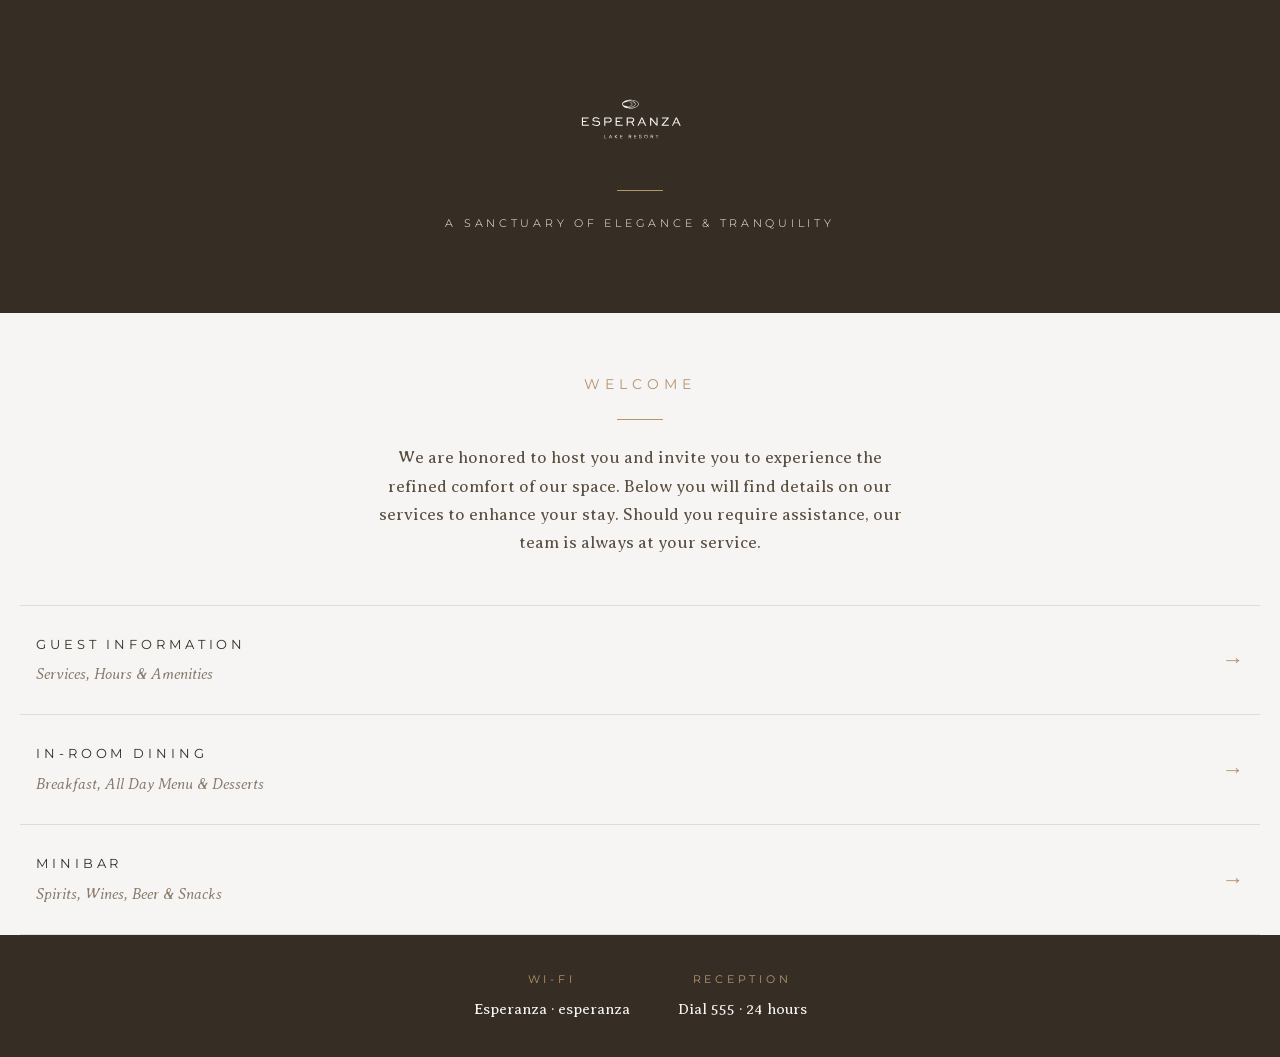
<file: index.html>
<!DOCTYPE html>
<html lang="en">
<head>
    <meta charset="UTF-8">
    <meta name="viewport" content="width=device-width, initial-scale=1">
    <title>Esperanza Lake Resort - Guest Directory</title>
    <link rel="preconnect" href="https://fonts.googleapis.com">
    <link rel="preconnect" href="https://fonts.gstatic.com" crossorigin>
    <link href="https://fonts.googleapis.com/css2?family=Averia+Serif+Libre:wght@300;400;400i&amp;family=Montserrat:wght@200;300;400;500&amp;display=swap" rel="stylesheet">
    <link rel="stylesheet" href="assets/css/style.css">
</head>
<body>
    <!-- ==== HERO SECTION ask Arman for a video or nice images ==== -->
    <header class="hero">
        <img src="assets/images/logo-light.svg" alt="Esperanza Lake Resort">
        <hr class="divider">
        <p class="tagline">A sanctuary of elegance &amp; tranquility</p>
    </header>

    <main>

        <!-- ==== I would say change text. Make it more alluring, less GPT === -->
        <section class="welcome">
            <p class="eyebrow">Welcome</p>
            <hr class="divider">
            <p class="body-text">We are honored to host you and invite you to experience the refined comfort of our space. Below you will find details on our services to enhance your stay. Should you require assistance, our team is always at your service.</p>
        </section>

        <nav class="menu">
            <a class="menu-row" href="guest-info.html">
                <div class="menu-row-text">
                 <span class="menu-title">Guest Information</span>
                 <span class="menu-subtitle">Services, Hours &amp; Amenities</span>
                </div>
            </a>
            <a class="menu-row" href="dining.html">
                <div class="menu-row-text">
                 <span class="menu-title">In-Room Dining</span>
                 <span class="menu-subtitle">Breakfast, All Day Menu &amp; Desserts</span>
                </div>
            </a>
            <a class="menu-row" href="minibar.html">
                <div class="menu-row-text">
                 <span class="menu-title">Minibar</span>
                 <span class="menu-subtitle">Spirits, Wines, Beer &amp; Snacks</span>
                </div>
            </a>
        </nav>

    </main>

    <!-- ==== Where is A & C from in PDF? they are just broken phone icons? Ask Arman ==== -->
    <footer class="info-strip">
        <div class="info-item">
            <span class="info-label">Wi-Fi</span>
            <span class="info-value">Esperanza · esperanza</span>
        </div>
        <div class="info-item">
            <span class="info-label">Reception</span>
            <span class="info-value">Dial 555 · 24 hours</span>
        </div>
    </footer>

</body>
</html>
</file>
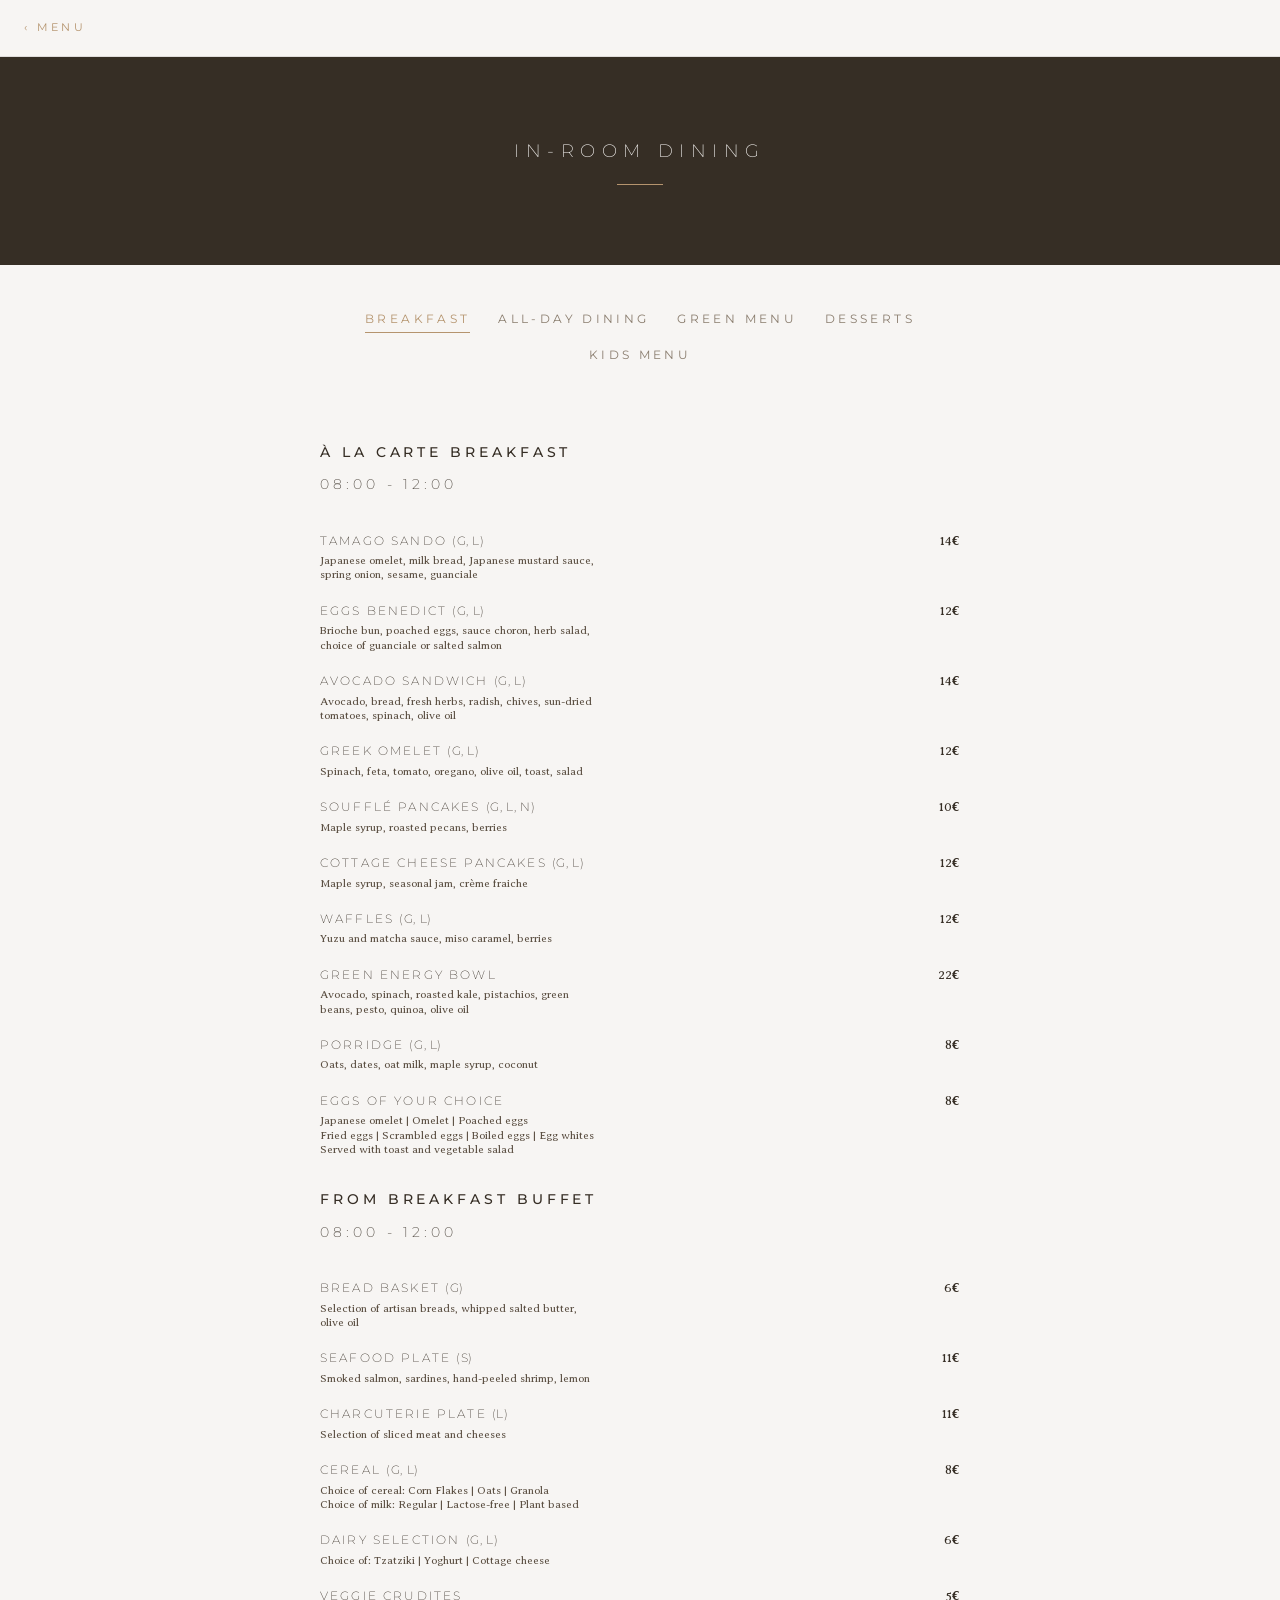
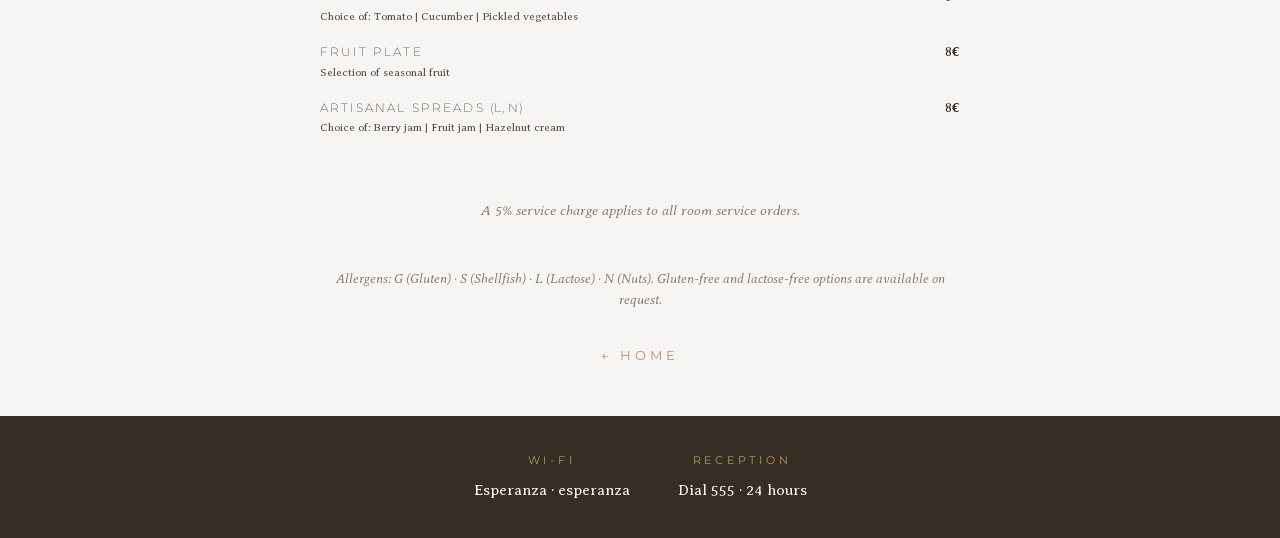
<file: dining.html>
<!DOCTYPE html>
<html lang="en">
    <head>
        <meta charset="UTF-8">
        <meta name="viewport" content="width=device-width, initial-scale=1">
        <title>In-Room Dining - Esperanza Lake Resort</title>
        <link rel="preconnect" href="https://fonts.googleapis.com">
        <link rel="preconnect" href="https://fonts.gstatic.com" crossorigin>
        <link href="https://fonts.googleapis.com/css2?family=Averia+Serif+Libre:wght@300;400;400i&amp;family=Montserrat:wght@200;300;400;500&amp;display=swap" rel="stylesheet">
        <link rel="stylesheet" href="assets/css/style.css">
    </head>
    <body>

        <!-- === TOPBAR === -->
         <header class="topbar">
            <a class="topbar-back" href="index.html">&lsaquo; Menu</a>
         </header>

         <!-- === PAGE BANNER === -->
          <section class="page-banner">
            <h1 class="page-banner-title">In-Room Dining</h1>
            <hr class="divider">
          </section>

         <main>

            <!-- === CHIP NAV === -->
             <nav class="chips" aria-label="Menu categories">
                <button type="button" class="chip active" data-target="breakfast">Breakfast</button>
                <button type="button" class="chip" data-target="allday">All-Day Dining</button>
                <button type="button" class="chip" data-target="green">Green Menu</button>
                <button type="button" class="chip" data-target="desserts">Desserts</button>
                <button type="button" class="chip" data-target="kids">Kids Menu</button>
             </nav>
             


             <!-- === MENU SECTIONS === -->
              <section id="breakfast" class="menu-section active">
                <!-- === BRF MENU HERE == -->
                 <h3>À la carte breakfast</h3>
                 <p class="menu-time">08:00 - 12:00</p>
                 <ul class="menu-list">
                  <li class="menu-item">
                    <div class="menu-item_row">
                      <span class="menu-item_name">Tamago Sando
                        <span class="menu-item_allergen">(G, L)</span>
                      </span>
                      <span class="menu-item_price-slot">
                        <span class="price">14€</span>
                      </span>
                    </div>
                    <p class="menu-item_desc">Japanese omelet, milk bread, Japanese mustard sauce, spring onion, sesame, guanciale</p>
                  </li>

                  <li class="menu-item">
                    <div class="menu-item_row">
                      <span class="menu-item_name">Eggs Benedict
                        <span class="menu-item_allergen">(G, L)</span>
                      </span>
                      <span class="menu-item_price-slot">
                        <span class="price">12€</span>
                      </span>
                    </div>
                    <p class="menu-item_desc">Brioche bun, poached eggs, sauce choron, herb salad, choice of guanciale or salted salmon</p>
                  </li>

                  <li class="menu-item">
                    <div class="menu-item_row">
                      <span class="menu-item_name">Avocado Sandwich
                        <span class="menu-item_allergen">(G, L)</span>
                      </span>
                      <span class="menu-item_price-slot">
                        <span class="price">14€</span>
                      </span>
                    </div>
                    <p class="menu-item_desc">Avocado, bread, fresh herbs, radish, chives, sun-dried tomatoes, spinach, olive oil</p>
                  </li>

                  <li class="menu-item">
                    <div class="menu-item_row">
                      <span class="menu-item_name">Greek Omelet
                        <span class="menu-item_allergen">(G, L)</span>
                      </span>
                      <span class="menu-item_price-slot">
                        <span class="price">12€</span>
                      </span>
                    </div>
                    <p class="menu-item_desc">Spinach, feta, tomato, oregano, olive oil, toast, salad</p>
                  </li>

                  <li class="menu-item">
                    <div class="menu-item_row">
                      <span class="menu-item_name">Soufflé Pancakes 
                        <span class="menu-item_allergen">(G, L, N)</span>
                      </span>
                      <span class="menu-item_price-slot">
                        <span class="price">10€</span>
                      </span>
                    </div>
                    <p class="menu-item_desc">Maple syrup, roasted pecans, berries</p>
                  </li>

                  <li class="menu-item">
                    <div class="menu-item_row">
                      <span class="menu-item_name">Cottage Cheese Pancakes 
                        <span class="menu-item_allergen">(G, L)</span>
                      </span>
                      <span class="menu-item_price-slot">
                        <span class="price">12€</span>
                      </span>
                    </div>
                    <p class="menu-item_desc">Maple syrup, seasonal jam, crème fraiche</p>
                  </li>

                  <li class="menu-item">
                    <div class="menu-item_row">
                      <span class="menu-item_name">Waffles
                        <span class="menu-item_allergen">(G, L)</span>
                      </span>
                      <span class="menu-item_price-slot">
                        <span class="price">12€</span>
                      </span>
                    </div>
                    <p class="menu-item_desc">Yuzu and matcha sauce, miso caramel, berries</p>
                  </li>

                  <li class="menu-item">
                    <div class="menu-item_row">
                      <span class="menu-item_name">Green Energy Bowl</span>
                      <span class="menu-item_price-slot">
                        <span class="price">22€</span>
                      </span>
                    </div>
                    <p class="menu-item_desc">Avocado, spinach, roasted kale, pistachios, green beans, pesto, quinoa, olive oil</p>
                  </li>

                  <li class="menu-item">
                    <div class="menu-item_row">
                      <span class="menu-item_name">Porridge
                        <span class="menu-item_allergen">(G, L)</span>
                      </span>
                      <span class="menu-item_price-slot">
                        <span class="price">8€</span>
                      </span>
                    </div>
                    <p class="menu-item_desc">Oats, dates, oat milk, maple syrup, coconut</p>
                  </li>

                  <li class="menu-item">
                    <div class="menu-item_row">
                      <span class="menu-item_name">Eggs of your choice</span>
                      <span class="menu-item_price-slot">
                        <span class="price">8€</span>
                      </span>
                    </div>
                    <p class="menu-item_desc">Japanese omelet | Omelet | Poached eggs<br> 
                      Fried eggs | Scrambled eggs | Boiled eggs | Egg whites<br>
                      Served with toast and vegetable salad</p>
                  </li>
                </ul>

                  <h3>From breakfast buffet</h3>
                  <p class="menu-time">08:00 - 12:00</p>
                  <ul class="menu-list">
                  <li class="menu-item">
                    <div class="menu-item_row">
                      <span class="menu-item_name">Bread basket
                        <span class="menu-item_allergen">(G)</span>
                      </span>
                      <span class="menu-item_price-slot">
                        <span class="price">6€</span>
                      </span>
                    </div>
                    <p class="menu-item_desc">Selection of artisan breads, whipped salted butter, olive oil</p>
                  </li>

                  <li class="menu-item">
                    <div class="menu-item_row">
                      <span class="menu-item_name">Seafood plate
                        <span class="menu-item_allergen">(S)</span>
                      </span>
                      <span class="menu-item_price-slot">
                        <span class="price">11€</span>
                      </span>
                    </div>
                    <p class="menu-item_desc">Smoked salmon, sardines, hand-peeled shrimp, lemon</p>
                  </li>

                  <li class="menu-item">
                    <div class="menu-item_row">
                      <span class="menu-item_name">Charcuterie plate
                        <span class="menu-item_allergen">(L)</span>
                      </span>
                      <span class="menu-item_price-slot">
                        <span class="price">11€</span>
                      </span>
                    </div>
                    <p class="menu-item_desc">Selection of sliced meat and cheeses</p>
                  </li>

                  <li class="menu-item">
                    <div class="menu-item_row">
                      <span class="menu-item_name">Cereal
                        <span class="menu-item_allergen">(G, L)</span>
                      </span>
                      <span class="menu-item_price-slot">
                        <span class="price">8€</span>
                      </span>
                    </div>
                    <p class="menu-item_desc">Choice of cereal: Corn Flakes | Oats | Granola<br>
                    Choice of milk: Regular | Lactose-free | Plant based</p>
                  </li>

                  <li class="menu-item">
                    <div class="menu-item_row">
                      <span class="menu-item_name">Dairy selection
                        <span class="menu-item_allergen">(G, L)</span>
                      </span>
                      <span class="menu-item_price-slot">
                        <span class="price">6€</span>
                      </span>
                    </div>
                    <p class="menu-item_desc">Choice of: Tzatziki | Yoghurt | Cottage cheese</p>
                  </li>

                  <li class="menu-item">
                    <div class="menu-item_row">
                      <span class="menu-item_name">Veggie crudites</span>
                      <span class="menu-item_price-slot">
                        <span class="price">5€</span>
                      </span>
                    </div>
                    <p class="menu-item_desc">Choice of: Tomato | Cucumber | Pickled vegetables</p>
                  </li>

                  <li class="menu-item">
                    <div class="menu-item_row">
                      <span class="menu-item_name">Fruit plate</span>
                      <span class="menu-item_price-slot">
                        <span class="price">8€</span>
                      </span>
                    </div>
                    <p class="menu-item_desc">Selection of seasonal fruit</p>
                  </li>

                  <li class="menu-item">
                    <div class="menu-item_row">
                      <span class="menu-item_name">Artisanal spreads
                        <span class="menu-item_allergen">(L, N)</span>
                      </span>
                      <span class="menu-item_price-slot">
                        <span class="price">8€</span>
                      </span>
                    </div>
                    <p class="menu-item_desc">Choice of: Berry jam | Fruit jam | Hazelnut cream</p>
                  </li>
                </ul>
              </section>

              <section id="allday" class="menu-section">
                <!-- == A LA CARTE HERE == -->
                <h3>All day dining</h3>
                 <p class="menu-time">12:30 - 23:00</p>
                <h3>Starters</h3>
                 <ul class="menu-list">
                  <li class="menu-item">
                    <div class="menu-item_row">
                      <span class="menu-item_name">Pita bread
                        <span class="menu-item_allergen">(G)</span>
                      </span>
                      <span class="menu-item_price-slot">
                        <span class="price">6€</span>
                      </span>
                    </div>
                    <p class="menu-item_desc">Grilled pita bread, olive oil, oregano, sea salt</p>
                  </li>

                  <li class="menu-item">
                    <div class="menu-item_row">
                      <span class="menu-item_name">Taramas Spread
                        <span class="menu-item_allergen">(G, L)</span>
                      </span>
                      <span class="menu-item_price-slot">
                        <span class="price">8€</span>
                      </span>
                    </div>
                    <p class="menu-item_desc">Cod roe, lemon Karistino, shallots</p>
                  </li>

                  <li class="menu-item">
                    <div class="menu-item_row">
                      <span class="menu-item_name">Tzatziki Spread
                        <span class="menu-item_allergen">(L)</span>
                      </span>
                      <span class="menu-item_price-slot">
                        <span class="price">8€</span>
                      </span>
                    </div>
                    <p class="menu-item_desc">Greek yogurt, cucumber, olive oil, herb aroma powder</p>
                  </li>

                  <li class="menu-item">
                    <div class="menu-item_row">
                      <span class="menu-item_name">Kolokythokeftedes
                        <span class="menu-item_allergen">(G,L)</span>
                      </span>
                      <span class="menu-item_price-slot">
                        <span class="price">15€</span>
                      </span>
                    </div>
                    <p class="menu-item_desc">Zucchini, peppermint, feta cheese, yoghurt, onion, lime</p>
                  </li>

                  <li class="menu-item">
                    <div class="menu-item_row">
                      <span class="menu-item_name">Charcuterie platter
                        <span class="menu-item_allergen">(G, L)</span>
                      </span>
                      <span class="menu-item_price-slot">
                        <span class="price">18€</span>
                      </span>
                    </div>
                    <p class="menu-item_desc">Selection of deli meats and cheese, spread, pickles</p>
                  </li>

                  <li class="menu-item">
                    <div class="menu-item_row">
                      <span class="menu-item_name">Beef carpaccio</span>
                      <span class="menu-item_price-slot">
                        <span class="price">25€</span>
                      </span>
                    </div>
                    <p class="menu-item_desc">Pickled shallot, whole grain mustard, olive oil</p>
                  </li>
                </ul>

                <h3>Soups</h3>
                <ul class="menu-list">
                  <li class="menu-item">
                    <div class="menu-item_row">
                      <span class="menu-item_name">Lentil Soup
                        <span class="menu-item_allergen">(G)</span>
                      </span>
                      <span class="menu-item_price-slot">
                        <span class="price">12€</span>
                      </span>
                    </div>
                    <p class="menu-item_desc">Veggie broth, coconut milk, lentils, herbs</p>
                  </li>

                  <li class="menu-item">
                    <div class="menu-item_row">
                      <span class="menu-item_name">Soup of the Day</span>
                      <span class="menu-item_price-slot">
                        <span class="price">15€</span>
                      </span>
                    </div>
                    <p class="menu-item_desc">Please ask your waiter</p>
                  </li>
                </ul>

                <h3>Salads</h3>
                <ul class="menu-list">
                  <li class="menu-item">
                    <div class="menu-item_row">
                      <span class="menu-item_name">Greek Salad
                        <span class="menu-item_allergen">(G, L)</span>
                      </span>
                      <span class="menu-item_price-slot">
                        <span class="price">22€</span>
                      </span>
                    </div>
                    <p class="menu-item_desc">Tomato, olives, red onion, cucumber, oregano, feta</p>
                  </li>

                  <li class="menu-item">
                    <div class="menu-item_row">
                      <span class="menu-item_name">Green Salad
                        <span class="menu-item_allergen">(L)</span>
                      </span>
                      <span class="menu-item_price-slot">
                        <span class="price">17€</span>
                      </span>
                    </div>
                    <p class="menu-item_desc">Pickled grapes, galotyri, bergamot vinegar, sesame pasteli</p>
                  </li>
                </ul>
                
                <h3>Mains</h3>
                <ul class="menu-list">
                  <li class="menu-item">
                    <div class="menu-item_row">
                      <span class="menu-item_name">Seafood Pasta
                        <span class="menu-item_allergen">(G, S)</span>
                      </span>
                      <span class="menu-item_price-slot">
                        <span class="price">48€</span>
                      </span>
                    </div>
                    <p class="menu-item_desc">Linguine, razor clams, citrus sauce, olive oil</p>
                  </li>

                  <li class="menu-item">
                    <div class="menu-item_row">
                      <span class="menu-item_name">Lobster Orzo
                        <span class="menu-item_allergen">(G, S)</span>
                      </span>
                      <span class="menu-item_price-slot">
                        <span class="price">58€</span>
                      </span>
                    </div>
                    <p class="menu-item_desc">Orzo pasta, grilled cherry tomato, basil, smoke broth</p>
                  </li>

                  <li class="menu-item">
                    <div class="menu-item_row">
                      <span class="menu-item_name">Grilled Rooster
                        <span class="menu-item_allergen">(L)</span>
                      </span>
                      <span class="menu-item_price-slot">
                        <span class="price">42€</span>
                      </span>
                    </div>
                    <p class="menu-item_desc">Grilled seasonal vegetables, chicken jus, dried oregano</p>
                  </li>

                  <li class="menu-item">
                    <div class="menu-item_row">
                      <span class="menu-item_name">Lamb kebab
                        <span class="menu-item_allergen">(G, L)</span>
                      </span>
                      <span class="menu-item_price-slot">
                        <span class="price">42€</span>
                      </span>
                    </div>
                    <p class="menu-item_desc">Sumac, confit tomato, Greek yoghurt, grilled pita</p>
                  </li>

                  <li class="menu-item">
                    <div class="menu-item_row">
                      <span class="menu-item_name">Filet Mignon 180 g</span>
                      <span class="menu-item_price-slot">
                        <span class="price">56€</span>
                      </span>
                    </div>
                    <p class="menu-item_desc">Grain finished tenderloin steak</p>
                  </li>

                  <li class="menu-item">
                    <div class="menu-item_row">
                      <span class="menu-item_name">Beef Striploin 250 g</span>
                      <span class="menu-item_price-slot">
                        <span class="price">78€</span>
                      </span>
                    </div>
                    <p class="menu-item_desc">Miguel Vergara dry-aged beef striploin steak</p>
                  </li>

                  <li class="menu-item">
                    <div class="menu-item_row">
                      <span class="menu-item_name">Steak Sauces</span>
                      <span class="menu-item_price-slot">
                        <span class="price">78€</span>
                      </span>
                    </div>
                    <p class="menu-item_desc">Lemon-herb butter | Salsa verde | Capers-pepper sauce</p>
                  </li>
                </ul>

                <h3>Side Dishes</h3>
                <ul class="menu-list">
                  <li class="menu-item">
                    <div class="menu-item_row">
                      <span class="menu-item_name">Jasmine Rice</span>
                      <span class="menu-item_price-slot">
                        <span class="price">7€</span>
                      </span>
                    </div>
                  </li>

                  <li class="menu-item">
                    <div class="menu-item_row">
                      <span class="menu-item_name">Orzo</span>
                      <span class="menu-item_price-slot">
                        <span class="price">8€</span>
                      </span>
                    </div>
                  </li>

                  <li class="menu-item">
                    <div class="menu-item_row">
                      <span class="menu-item_name">Padron Peppers
                        <span class="menu-item_allergen">(L)</span>
                      </span>
                      <span class="menu-item_price-slot">
                        <span class="price">9€</span>
                      </span>
                    </div>
                  </li>

                  <li class="menu-item">
                    <div class="menu-item_row">
                      <span class="menu-item_name">Roasted Seasonal Vegetables
                        <span class="menu-item_allergen">(L)</span>
                      </span>
                      <span class="menu-item_price-slot">
                        <span class="price">8€</span>
                      </span>
                    </div>
                  </li>

                  <li class="menu-item">
                    <div class="menu-item_row">
                      <span class="menu-item_name">Confit Baby Potatoes
                        <span class="menu-item_allergen">(L)</span>
                      </span>
                      <span class="menu-item_price-slot">
                        <span class="price">8€</span>
                      </span>
                    </div>
                  </li>

                  <li class="menu-item">
                    <div class="menu-item_row">
                      <span class="menu-item_name">French Fries With Mizithra Cheese
                        <span class="menu-item_allergen">(L)</span>
                      </span>
                      <span class="menu-item_price-slot">
                        <span class="price">6€</span>
                      </span>
                    </div>
                  </li>
                </ul>
              </section>

              <section id="green" class="menu-section">
                <!-- == GREEN MENU HERE == -->
                <h3>Green Menu</h3>
                 <ul class="menu-list">
                  <li class="menu-item">
                    <div class="menu-item_row">
                      <span class="menu-item_name">Sweet Potato Vitality Bowl</span>
                      <span class="menu-item_price-slot">
                        <span class="price">12€</span>
                      </span>
                    </div>
                    <p class="menu-item_desc">Roasted sweet potato, pomegranate, rucola, jalapeño, apple vinaigrette<br>
                      Rich in fiber &amp; antioxidants</p>
                  </li>

                  <li class="menu-item">
                    <div class="menu-item_row">
                      <span class="menu-item_name">Beetroot Renewal Carpaccio</span>
                      <span class="menu-item_price-slot">
                        <span class="price">12€</span>
                      </span>
                    </div>
                    <p class="menu-item_desc">Beetroot, pecans, red grapes, hazelnuts, cold-pressed olive oil, shallots<br>
                      Supports circulation &amp; natural detox</p>
                  </li>

                  <li class="menu-item">
                    <div class="menu-item_row">
                      <span class="menu-item_name">White Asparagus Cleanse</span>
                      <span class="menu-item_price-slot">
                        <span class="price">12€</span>
                      </span>
                    </div>
                    <p class="menu-item_desc">White asparagus, truffle macadamia miso, pecans, black garlic, green peas<br>
                      Gentle liver-supporting ingredients</p>
                  </li>

                  <li class="menu-item">
                    <div class="menu-item_row">
                      <span class="menu-item_name">Chargrilled Pepper Balance</span>
                      <span class="menu-item_price-slot">
                        <span class="price">15€</span>
                      </span>
                    </div>
                    <p class="menu-item_desc">Red pepper stuffed with eggplant, olives, buckwheat, tomato BBQ, dukkha<br>
                      Plant-based protein & mineral rich</p>
                  </li>

                  <li class="menu-item">
                    <div class="menu-item_row">
                      <span class="menu-item_name">Green Energy Bowl</span>
                      <span class="menu-item_price-slot">
                        <span class="price">22€</span>
                      </span>
                    </div>
                    <p class="menu-item_desc">Avocado, spinach, roasted kale, pistachios, green beans, pesto, quinoa, olive oil<br>
                      Alkalizing &amp; nutrient-dense</p>
                  </li>

                  <li class="menu-item">
                    <div class="menu-item_row">
                      <span class="menu-item_name">Wok-Tossed Chickpeas</span>
                      <span class="menu-item_price-slot">
                        <span class="price">22€</span>
                      </span>
                    </div>
                    <p class="menu-item_desc">Curry chickpeas, broccolini, tomato pesto, shimeji mushrooms<br>
                      High in plant protein &amp; gut-friendly spices</p>
                  </li>

                  <li class="menu-item">
                    <div class="menu-item_row">
                      <span class="menu-item_name">Portobello Plant Burger</span>
                      <span class="menu-item_price-slot">
                        <span class="price">18€</span>
                      </span>
                    </div>
                    <p class="menu-item_desc">Grilled portobello, chickpea patty, vegan cheese, jalapeño, plantain, cashew mayo, chicory<br>
                      Wholesome comfort with clean ingredients</p>
                  </li>
                </ul>
              </section>

              <section id="desserts" class="menu-section">
                <!-- == DESSERT MENU HERE == -->
                <h3>Desserts</h3>
                 <ul class="menu-list">
                  <li class="menu-item">
                    <div class="menu-item_row">
                      <span class="menu-item_name">Portokalopita
                        <span class="menu-item_allergen">(G, L)</span>
                      </span>
                      <span class="menu-item_price-slot">
                        <span class="price">14€</span>
                      </span>
                    </div>
                    <p class="menu-item_desc">Orange, caramelized phyllo, olive oil ice cream</p>
                  </li>

                  <li class="menu-item">
                    <div class="menu-item_row">
                      <span class="menu-item_name">Karydopita
                        <span class="menu-item_allergen">(G, L, N)</span>
                      </span>
                      <span class="menu-item_price-slot">
                        <span class="price">14€</span>
                      </span>
                    </div>
                    <p class="menu-item_desc">Cinnamon cream, star anise, Greek yoghurt ice cream</p>
                  </li>

                  <li class="menu-item">
                    <div class="menu-item_row">
                      <span class="menu-item_name">Galaktompoureko
                        <span class="menu-item_allergen">(G, L)</span>
                      </span>
                      <span class="menu-item_price-slot">
                        <span class="price">11€</span>
                      </span>
                    </div>
                    <p class="menu-item_desc">Almond crumble, lemon confit, beurre noisette ice cream</p>
                  </li>

                  <li class="menu-item">
                    <div class="menu-item_row">
                      <span class="menu-item_name">Yoghurt and Pecan Nuts
                        <span class="menu-item_allergen">(L, N)</span>
                      </span>
                      <span class="menu-item_price-slot">
                        <span class="price">12€</span>
                      </span>
                    </div>
                    <p class="menu-item_desc">Caramelized pecan nuts, thyme honey, Greek yoghurt ice cream</p>
                  </li>
                </ul>
              </section>

              <section id="kids" class="menu-section">
                <!-- == KIDS MENU HERE == -->
                <h3>Kids Menu</h3>
                 <ul class="menu-list">
                  <li class="menu-item">
                    <div class="menu-item_row">
                      <span class="menu-item_name">Soup</span>
                      <span class="menu-item_price-slot">
                        <span class="price">8€</span>
                      </span>
                    </div>
                    <p class="menu-item_desc">Chicken broth, pasta, lemon</p>
                  </li>

                  <li class="menu-item">
                    <div class="menu-item_row">
                      <span class="menu-item_name">Pita Bread
                        <span class="menu-item_allergen">(G)</span>
                      </span>
                      <span class="menu-item_price-slot">
                        <span class="price">6€</span>
                      </span>
                    </div>
                    <p class="menu-item_desc">Grilled pita bread, olive oil, oregano, sea salt</p>
                  </li>

                  <li class="menu-item">
                    <div class="menu-item_row">
                      <span class="menu-item_name">Vegetable Crudites
                        <span class="menu-item_allergen">(G)</span>
                      </span>
                      <span class="menu-item_price-slot">
                        <span class="price">6€</span>
                      </span>
                    </div>
                    <p class="menu-item_desc">Cucumber, carrot, peppers, yoghurt dipping sauce</p>
                  </li>

                  <li class="menu-item">
                    <div class="menu-item_row">
                      <span class="menu-item_name">Butter Pasta
                        <span class="menu-item_allergen">(G, L)</span>
                      </span>
                      <span class="menu-item_price-slot">
                        <span class="price">16€</span>
                      </span>
                    </div>
                    <p class="menu-item_desc">Linguine, butter sauce, Parmigiano Reggiano</p>
                  </li>

                  <li class="menu-item">
                    <div class="menu-item_row">
                      <span class="menu-item_name">Chicken Schnitzel
                        <span class="menu-item_allergen">(G)</span>
                      </span>
                      <span class="menu-item_price-slot">
                        <span class="price">18€</span>
                      </span>
                    </div>
                    <p class="menu-item_desc">French fries, ketchup, fleur de sal</p>
                  </li>

                  <li class="menu-item">
                    <div class="menu-item_row">
                      <span class="menu-item_name">Smash Burger
                        <span class="menu-item_allergen">(G, L)</span>
                      </span>
                      <span class="menu-item_price-slot">
                        <span class="price">18€</span>
                      </span>
                    </div>
                    <p class="menu-item_desc">Beef, cheddar cheese, pickles, fries</p>
                  </li>

                  <li class="menu-item">
                    <div class="menu-item_row">
                      <span class="menu-item_name">Fruit Bowl</span>
                      <span class="menu-item_price-slot">
                        <span class="price">18€</span>
                      </span>
                    </div>
                    <p class="menu-item_desc">Seasonal Fruit</p>
                  </li>
                </ul>
              </section>

               <p class="page-note">A 5% service charge applies to all room service orders.</p>

              <!-- === ALLERGEN LEGEND === -->
               <p class="allergen-legend">Allergens: G (Gluten) · S (Shellfish) · L (Lactose) · N (Nuts). Gluten-free and lactose-free options are available on request.</p>

            </main>

            <!-- === BACK LINK === -->
             <nav class="back-nav">
                <a class="back-link" href="index.html">← Home</a>
             </nav>

             <!-- === FOOTER === -->
              <footer class="info-strip">
                <div class="info-item">
                    <span class="info-label">Wi-Fi</span>
                    <span class="info-value">Esperanza · esperanza</span>
                </div>
                <div class="info-item">
                    <span class="info-label">Reception</span>
                    <span class="info-value">Dial 555 · 24 hours</span>
                </div>
            </footer>

            <script src="assets/js/chips.js"></script>
        </body>
        </html>
</file>
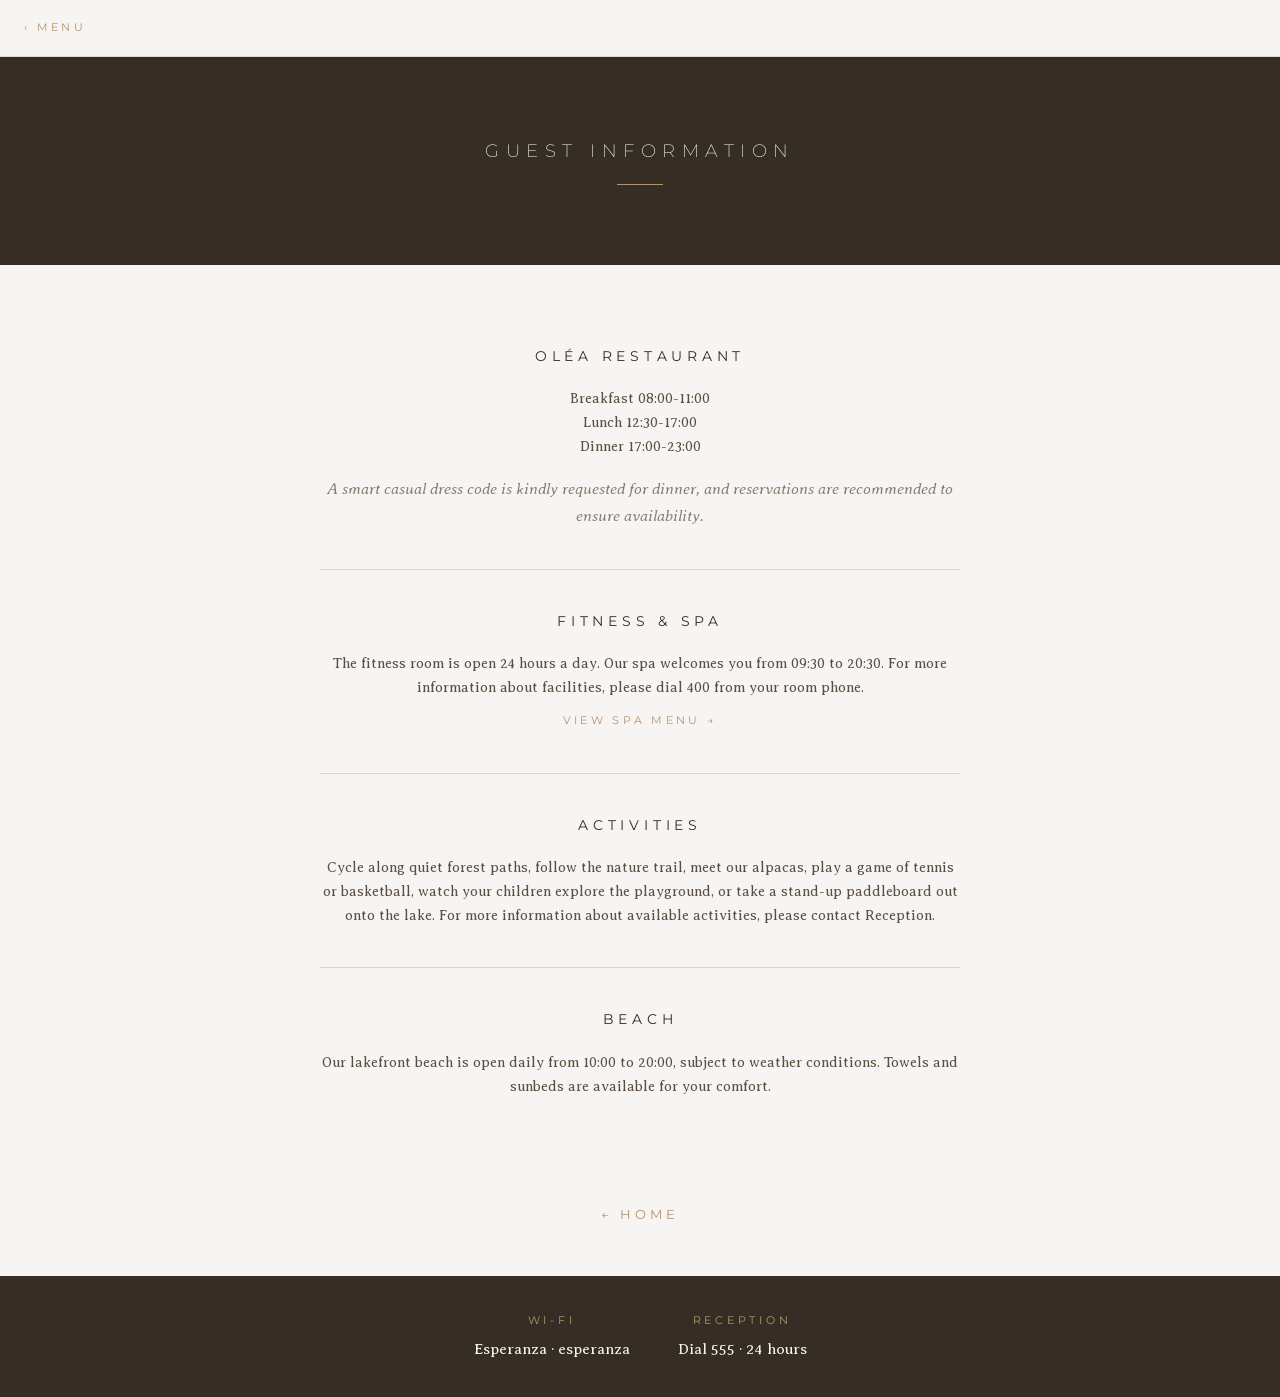
<file: guest-info.html>
<!DOCTYPE html>
<html lang="en">
<head>
    <meta charset="UTF-8">
    <meta name="viewport" content="width=device-width, initial-scale=1">
    <title>Guest Information - Esperanza Lake Resort</title>
    <link rel="preconnect" href="https://fonts.googleapis.com">
    <link rel="preconnect" href="https://fonts.gstatic.com" crossorigin>
    <link href="https://fonts.googleapis.com/css2?family=Averia+Serif+Libre:wght@300;400;400i&amp;family=Montserrat:wght@200;300;400;500&amp;display=swap" rel="stylesheet">
    <link rel="stylesheet" href="assets/css/style.css">
</head>
<body>

    <!-- ==== TOPBAR ==== -->
     <header class="topbar">
        <a class="topbar-back" href="index.html">&lsaquo; Menu</a>
     </header>

     <!-- === PAGE BANNER === -->
      <section class="page-banner">
        <h1 class="page-banner-title">Guest Information</h1>
        <hr class="divider">
      </section>

     <main>


        <section class="info-sections">

            <div class="info-section">
                <h2 class="section-title">Oléa Restaurant</h2>
                <p class="section-body">
                    Breakfast 08:00-11:00<br>
                    Lunch 12:30-17:00<br>
                    Dinner 17:00-23:00
                </p> 
                    <p class="section-body section-body-secondary">A smart casual dress code is kindly requested for dinner, and reservations are recommended to ensure availability.</p>
            </div>

            <div class="info-section">
                <h2 class="section-title">Fitness &amp; Spa</h2>
                <p class="section-body">The fitness room is open 24 hours a day. Our spa welcomes you from 09:30 to 20:30. For more information about facilities, please dial 400 from your room phone.</p>
                <a class="spa-menu-link" href="spa-menu.html">View Spa Menu →</a>
            </div>

            <div class="info-section">
                <h2 class="section-title">Activities</h2>
                <p class="section-body">Cycle along quiet forest paths, follow the nature trail, meet our alpacas, play a game of tennis or basketball, watch your children explore the playground, or take a stand-up paddleboard out onto the lake. For more information about available activities, please contact Reception.</p>
            </div>

            <div class="info-section">
                <h2 class="section-title">Beach</h2>
                <p class="section-body">Our lakefront beach is open daily from 10:00 to 20:00, subject to weather conditions. Towels and sunbeds are available for your comfort.</p>
            </div>

        </section>

    </main>

    <!-- ==== BACK LINK ==== -->
     <nav class="back-nav">
        <a class="back-link" href="index.html">← Home</a>
     </nav>

    <!-- ==== FOOTER ==== -->
     <footer class="info-strip">
        <div class="info-item">
            <span class="info-label">Wi-Fi</span>
            <span class="info-value">Esperanza · esperanza</span>
        </div>
        <div class="info-item">
            <span class="info-label">Reception</span>
            <span class="info-value">Dial 555 · 24 hours</span>
        </div>
    </footer>
</body>
</html>
</file>
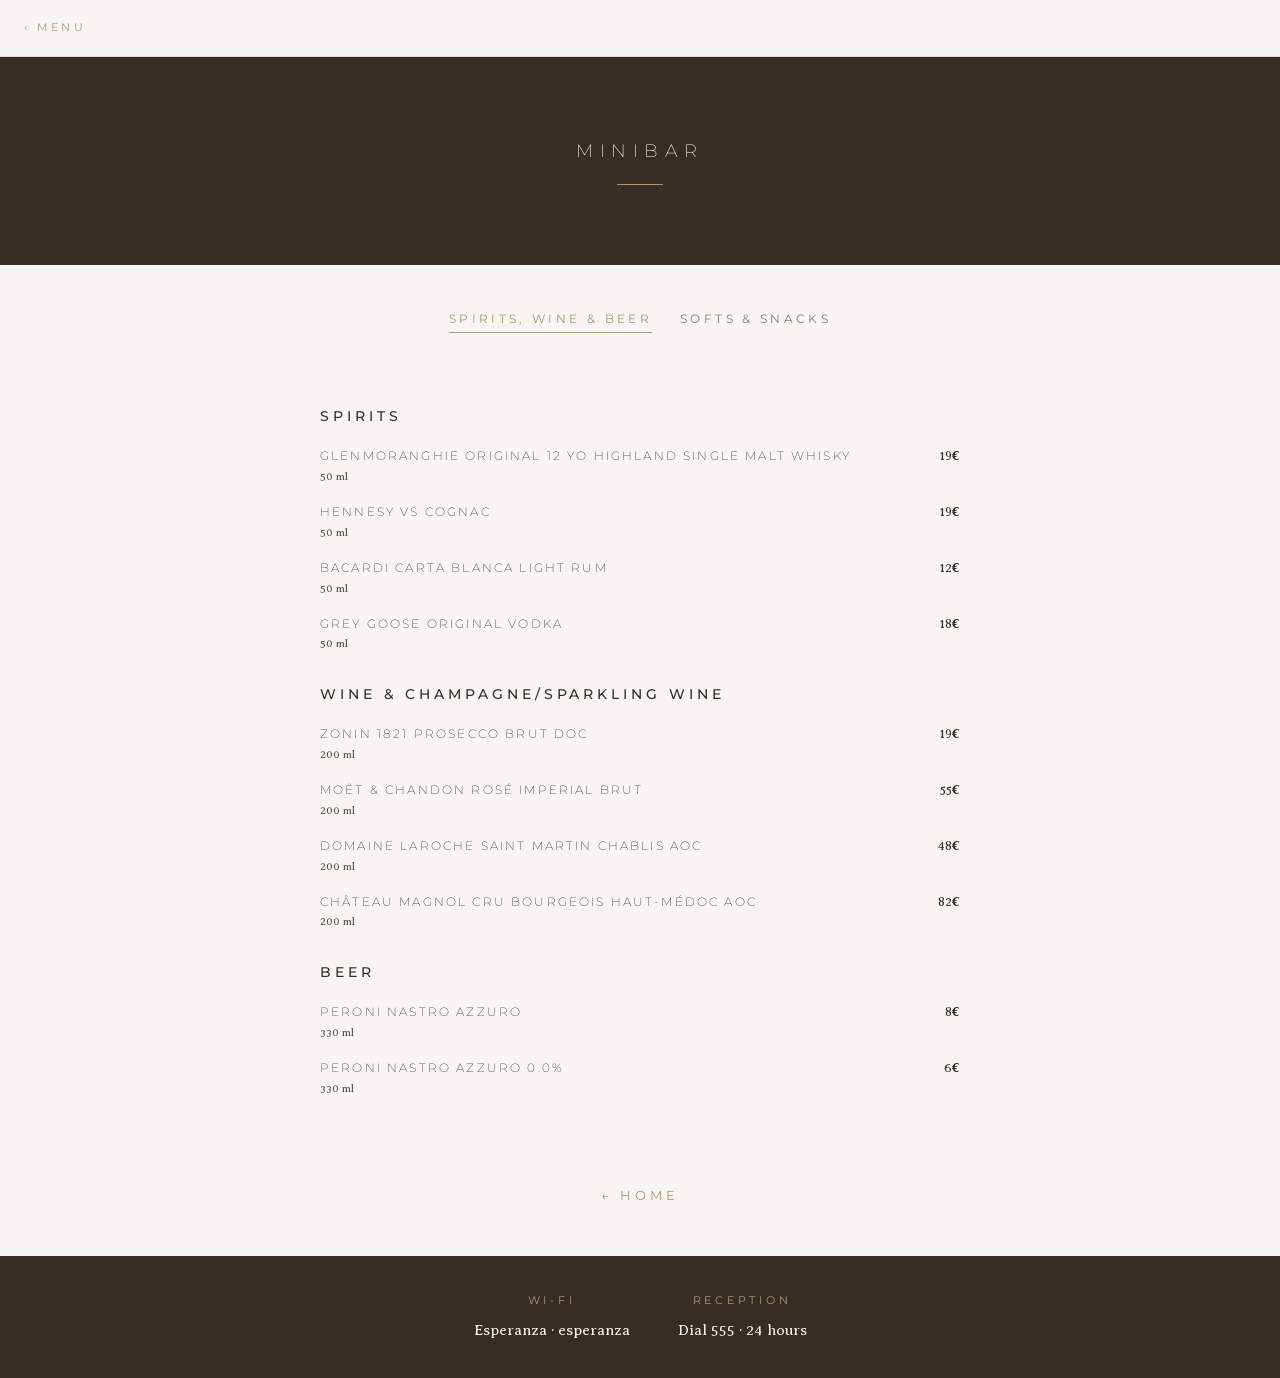
<file: minibar.html>
<!DOCTYPE html>
<html lang="en">
    <head>
        <meta charset="UTF-8">
        <meta name="viewport" content="width=device-width, initial-scale=1">
        <title>Minibar - Esperanza Lake Resort</title>
        <link rel="preconnect" href="https://fonts.googleapis.com">
        <link rel="preconnect" href="https://fonts.gstatic.com" crossorigin>
        <link href="https://fonts.googleapis.com/css2?family=Averia+Serif+Libre:wght@300;400;400i&amp;family=Montserrat:wght@200;300;400;500&amp;display=swap" rel="stylesheet">
        <link rel="stylesheet" href="assets/css/style.css">
    </head>
    <body>

        <!-- === TOPBAR === -->
         <header class="topbar">
            <a class="topbar-back" href="index.html">&lsaquo; Menu</a>
         </header>

         <!-- === PAGE BANNER === -->
          <section class="page-banner">
            <h1 class="page-banner-title">Minibar</h1>
            <hr class="divider">
          </section>

        <main>

            <!-- === CHIP NAV === -->
             <nav class="chips" aria-label="Menu categories">
                <button type="button" class="chip active" data-target="alcohol">Spirits, Wine &amp; Beer</button>
                <button type="button" class="chip" data-target="softs-snacks">Softs &amp; Snacks</button>
             </nav>

            <!-- === MENU SECTIONS === -->
             <section id="alcohol" class="menu-section active">
            <!-- === ALCOHOL MENU HERE == -->
            <h3>Spirits</h3>
              <ul class="menu-list">
                <li class="menu-item">
                  <div class="menu-item_row">
                    <span class="menu-item_name">Glenmoranghie original 12 YO Highland Single Malt Whisky</span>
                      <span class="menu-item_price-slot">
                    <span class="price">19€</span>
                    </span>
                  </div>
                  <p class="menu-item_desc">50 ml</p>
                </li>

                <li class="menu-item">
                  <div class="menu-item_row">
                    <span class="menu-item_name">Hennesy VS Cognac</span>
                      <span class="menu-item_price-slot">
                        <span class="price">19€</span>
                    </span>
                  </div>
                  <p class="menu-item_desc">50 ml</p>
                </li>

                <li class="menu-item">
                    <div class="menu-item_row">
                      <span class="menu-item_name">Bacardi Carta Blanca Light Rum</span>
                      <span class="menu-item_price-slot">
                        <span class="price">12€</span>
                      </span>
                    </div>
                    <p class="menu-item_desc">50 ml</p>
                </li>

                <li class="menu-item">
                    <div class="menu-item_row">
                      <span class="menu-item_name">Grey Goose Original Vodka</span>
                      <span class="menu-item_price-slot">
                        <span class="price">18€</span>
                      </span>
                    </div>
                    <p class="menu-item_desc">50 ml</p>
                </li>
            </ul>

            <h3>Wine &amp; Champagne/Sparkling Wine</h3>
            <ul class="menu-list">
                <li class="menu-item">
                  <div class="menu-item_row">
                    <span class="menu-item_name">Zonin 1821 Prosecco Brut DOC</span>
                      <span class="menu-item_price-slot">
                    <span class="price">19€</span>
                    </span>
                  </div>
                  <p class="menu-item_desc">200 ml</p>
                </li>

                <li class="menu-item">
                  <div class="menu-item_row">
                    <span class="menu-item_name">Moët &amp; Chandon Rosé Imperial Brut</span>
                      <span class="menu-item_price-slot">
                    <span class="price">55€</span>
                    </span>
                  </div>
                  <p class="menu-item_desc">200 ml</p>
                </li>

                <li class="menu-item">
                  <div class="menu-item_row">
                    <span class="menu-item_name">Domaine Laroche Saint Martin Chablis AOC</span>
                      <span class="menu-item_price-slot">
                    <span class="price">48€</span>
                    </span>
                  </div>
                  <p class="menu-item_desc">200 ml</p>
                </li>

                <li class="menu-item">
                  <div class="menu-item_row">
                    <span class="menu-item_name">Château Magnol Cru Bourgeois Haut-Médoc AOC</span>
                      <span class="menu-item_price-slot">
                    <span class="price">82€</span>
                    </span>
                  </div>
                  <p class="menu-item_desc">200 ml</p>
                </li>
            </ul>

            <h3>Beer</h3>
            <ul class="menu-list">
                <li class="menu-item">
                  <div class="menu-item_row">
                    <span class="menu-item_name">Peroni Nastro Azzuro</span>
                      <span class="menu-item_price-slot">
                    <span class="price">8€</span>
                    </span>
                  </div>
                  <p class="menu-item_desc">330 ml</p>
                </li>

                <li class="menu-item">
                  <div class="menu-item_row">
                    <span class="menu-item_name">Peroni Nastro Azzuro 0.0%</span>
                      <span class="menu-item_price-slot">
                    <span class="price">6€</span>
                    </span>
                  </div>
                  <p class="menu-item_desc">330 ml</p>
                </li>
                </ul>
             </section>

             <section id="softs-snacks" class="menu-section">
            <!-- == SOFTS AND SNACKS MENU HERE == -->
            <h3>Non-Alcoholic Beverages</h3>
              <ul class="menu-list">
                <li class="menu-item">
                  <div class="menu-item_row">
                    <span class="menu-item_name">Coca-Cola</span>
                      <span class="menu-item_price-slot">
                    <span class="price">5€</span>
                    </span>
                  </div>
                  <p class="menu-item_desc">250 ml</p>
                </li>

                <li class="menu-item">
                  <div class="menu-item_row">
                    <span class="menu-item_name">Coca-Cola Zero</span>
                      <span class="menu-item_price-slot">
                    <span class="price">5€</span>
                    </span>
                  </div>
                  <p class="menu-item_desc">250 ml</p>
                </li>

                <li class="menu-item">
                  <div class="menu-item_row">
                    <span class="menu-item_name">Acala White Wine Style Sparkling Tea</span>
                      <span class="menu-item_price-slot">
                    <span class="price">16€</span>
                    </span>
                  </div>
                  <p class="menu-item_desc">330 ml</p>
                </li>

                <li class="menu-item">
                  <div class="menu-item_row">
                    <span class="menu-item_name">Apple Juice</span>
                      <span class="menu-item_price-slot">
                    <span class="price">5€</span>
                    </span>
                  </div>
                  <p class="menu-item_desc">200 ml</p>
                </li>

                <li class="menu-item">
                  <div class="menu-item_row">
                    <span class="menu-item_name">Orange Juice</span>
                      <span class="menu-item_price-slot">
                    <span class="price">5€</span>
                    </span>
                  </div>
                  <p class="menu-item_desc">200 ml</p>
                </li>

                <li class="menu-item">
                  <div class="menu-item_row">
                    <span class="menu-item_name">Eira Still Water</span>
                      <span class="menu-item_price-slot">
                    <span class="price">6€</span>
                    </span>
                  </div>
                  <p class="menu-item_desc">400 ml</p>
                </li>

                <li class="menu-item">
                  <div class="menu-item_row">
                    <span class="menu-item_name">Eira Sparkling Water</span>
                      <span class="menu-item_price-slot">
                    <span class="price">6€</span>
                    </span>
                  </div>
                  <p class="menu-item_desc">400 ml</p>
                </li>
            </ul>

            <h3>Snacks</h3>
            <ul class="menu-list">
                <li class="menu-item">
                  <div class="menu-item_row">
                    <span class="menu-item_name">Fruit Flavored Chocolate Coated Chickpeas</span>
                      <span class="menu-item_price-slot">
                    <span class="price">8€</span>
                    </span>
                  </div>
                  <p class="menu-item_desc">100 g</p>
                </li>

                <li class="menu-item">
                  <div class="menu-item_row">
                    <span class="menu-item_name">Sesame-Honey Coated Dry Roasted Chickpeas</span>
                      <span class="menu-item_price-slot">
                    <span class="price">8€</span>
                    </span>
                  </div>
                  <p class="menu-item_desc">100 g</p>
                </li>

                <li class="menu-item">
                  <div class="menu-item_row">
                    <span class="menu-item_name">Matcha Flavored Dry Roasted Chickpeas</span>
                      <span class="menu-item_price-slot">
                    <span class="price">8€</span>
                    </span>
                  </div>
                  <p class="menu-item_desc">100 g</p>
                </li>

                <li class="menu-item">
                  <div class="menu-item_row">
                    <span class="menu-item_name">Nut and Dried Fruit Mix</span>
                      <span class="menu-item_price-slot">
                    <span class="price">8€</span>
                    </span>
                  </div>
                  <p class="menu-item_desc">100 g</p>
                </li>

                <li class="menu-item">
                  <div class="menu-item_row">
                    <span class="menu-item_name">Dried Fruit Cubes</span>
                      <span class="menu-item_price-slot">
                    <span class="price">8€</span>
                    </span>
                  </div>
                  <p class="menu-item_desc">100 g</p>
                </li>

                <li class="menu-item">
                  <div class="menu-item_row">
                    <span class="menu-item_name">Brets potato Chips</span>
                      <span class="menu-item_price-slot">
                    <span class="price">5€</span>
                    </span>
                  </div>
                  <p class="menu-item_desc">30 g</p>
                </li>
            </ul>
             </section>

        </main>
           
           
             <!-- === BACK LINK === -->
             <nav class="back-nav">
                <a class="back-link" href="index.html">← Home</a>
             </nav>

             <!-- === FOOTER === -->
              <footer class="info-strip">
                <div class="info-item">
                    <span class="info-label">Wi-Fi</span>
                    <span class="info-value">Esperanza · esperanza</span>
                </div>
                <div class="info-item">
                    <span class="info-label">Reception</span>
                    <span class="info-value">Dial 555 · 24 hours</span>
                </div>
            </footer>

            <script src="assets/js/chips.js"></script>
        </body>
        </html>
</file>
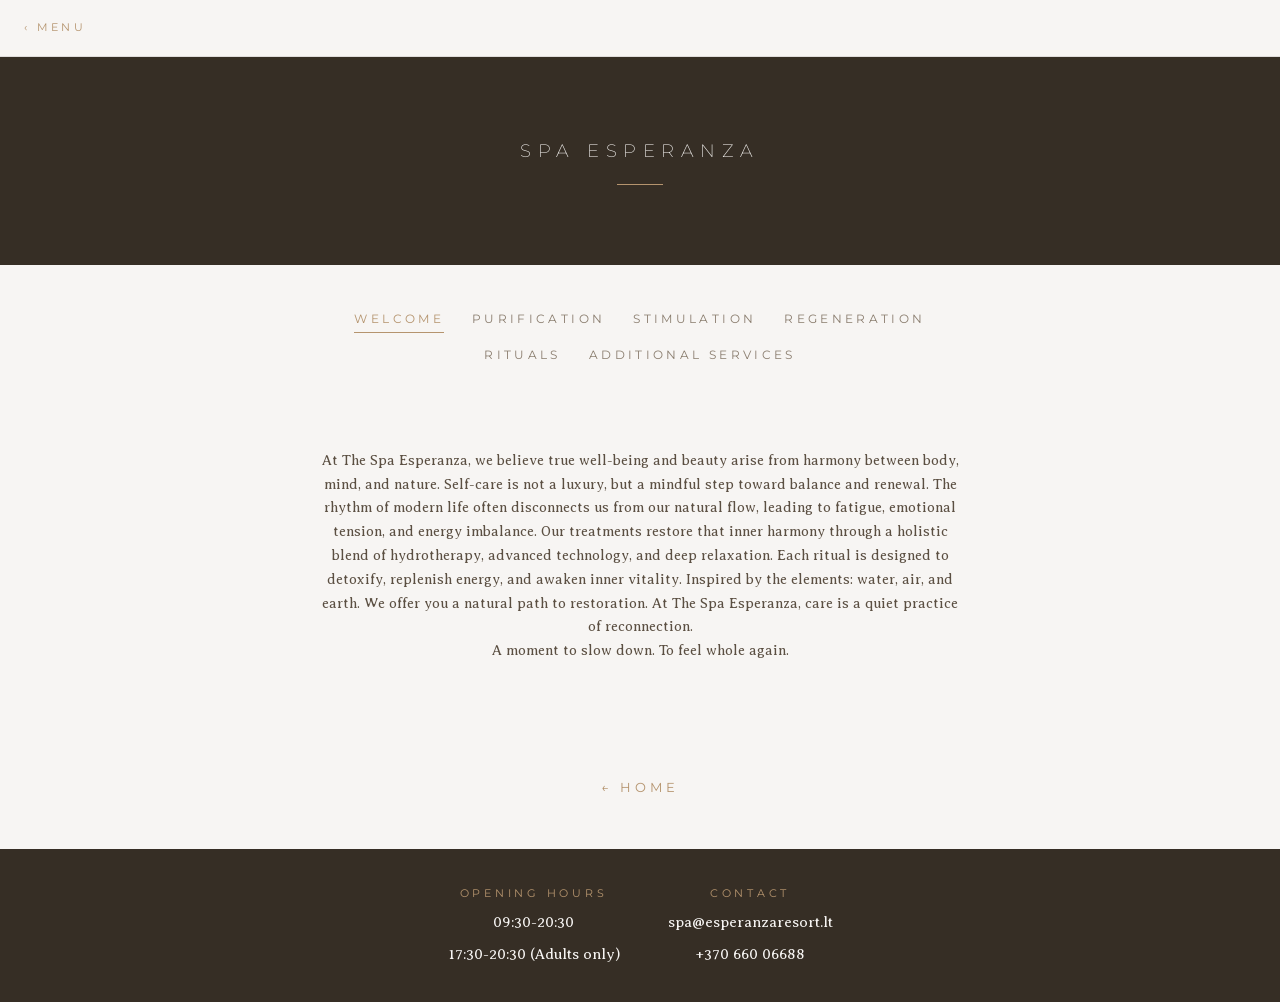
<file: spa-menu.html>
<!DOCTYPE html>
<html lang="en">
    <head>
        <meta charset="UTF-8">
        <meta name="viewport" content="width=device-width, initial-scale=1">
        <title>Spa - Esperanza Lake Resort</title>
        <link rel="preconnect" href="https://fonts.googleapis.com">
        <link rel="preconnect" href="https://fonts.gstatic.com" crossorigin>
        <link href="https://fonts.googleapis.com/css2?family=Averia+Serif+Libre:wght@300;400;400i&amp;family=Montserrat:wght@200;300;400;500&amp;display=swap" rel="stylesheet">
        <link rel="stylesheet" href="assets/css/style.css">
    </head>
    <body>

        <!-- === TOPBAR === -->
         <header class="topbar">
            <a class="topbar-back" href="index.html">&lsaquo; Menu</a>
         </header>

         <!-- === PAGE BANNER === -->
          <section class="page-banner">
            <h1 class="page-banner-title">Spa Esperanza</h1>
            <hr class="divider">
          </section>

        <main>
           

            <!-- === CHIP NAV === -->
             <nav class="chips" aria-label="Menu categories">
                <button type="button" class="chip active" data-target="info">Welcome</button>
                <button type="button" class="chip" data-target="purification">Purification</button>
                <button type="button" class="chip" data-target="stimulation">Stimulation</button>
                <button type="button" class="chip" data-target="regeneration">Regeneration</button>
                <button type="button" class="chip" data-target="rituals">Rituals</button>
                <button type="button" class="chip" data-target="activities">Additional Services</button>
             </nav>


            <!-- === MENU SECTIONS === -->

            <section class="info-section">

             <section id="info" class="menu-section active">  <!-- ==== See to change the text a little. 4o retired long time ago === -->
            <p class="section-body">At The Spa Esperanza, we believe true well-being and beauty arise from harmony between body, mind, and nature. 
                Self-care is not a luxury, but a mindful step toward balance and renewal. The rhythm of modern life often disconnects 
                us from our natural flow, leading to fatigue, emotional tension, and energy imbalance. Our treatments restore that inner harmony 
                through a holistic blend of hydrotherapy, advanced technology, and deep relaxation. Each ritual is designed to detoxify, 
                replenish energy, and awaken inner vitality. Inspired by the elements: water, air, and earth. We offer you a natural path to restoration.
                At The Spa Esperanza, care is a quiet practice of reconnection.<br>
                A moment to slow down. To feel whole again.
            </p>
             </section>
            </section>

             <section id="purification" class="menu-section">
            <!-- == PURIFICATION MENU HERE == -->
             <section class="welcome">
             <p class="eyebrow">Clarity. Balance. Lightness.</p>
             </section>
             <ul class="menu-list">
                <li class="menu-item variant-item">
                    <div class="menu-item_left">
                        <span class="menu-item_name">Warmth of East Ritual</span>
                        <span class="menu-item_label">Body Treatment</span>
                        <p class="menu-item_desc">Spa capsule thermotherapy, aromatherapy and chromotherapy treatment</p>
                    </div>
                    <div class="menu-item_variants">
                        <div class="variant-row">
                            <span class="variant-time">60 min</span>
                            <span class="variant-price">120€</span>
                        </div>
                    </div>
                </li>

                <li class="menu-item variant-item">
                    <div class="menu-item_left">
                        <span class="menu-item_name">Leg Revival</span>
                        <span class="menu-item_label">Body Treatment</span>
                        <p class="menu-item_desc">Reduces swelling and boosts microcirculation</p>
                    </div>
                    <div class="menu-item_variants">
                        <div class="variant-row">
                            <span class="variant-time">75 min</span>
                            <span class="variant-price">105€</span>
                        </div>
                    </div>
                </li> 

                <li class="menu-item variant-item">
                    <div class="menu-item_left">
                        <span class="menu-item_name">Jet Scalp Boost Ritual</span>
                        <span class="menu-item_label">Body Treatment</span>
                        <p class="menu-item_desc">Enhances circulation and supports hair growth</p>
                    </div>
                    <div class="menu-item_variants">
                        <div class="variant-row">
                            <span class="variant-time">30 min</span>
                            <span class="variant-price">90€</span>
                        </div>
                    </div>
                </li> 

                <li class="menu-item variant-item">
                    <div class="menu-item_left">
                        <span class="menu-item_name">Mind &amp; Body Reset Ritual</span>
                        <span class="menu-item_label">Body Treatment</span>
                        <p class="menu-item_desc">Deep relaxation, exfoliation and detoxification</p>
                    </div>
                    <div class="menu-item_variants">
                        <div class="variant-row">
                            <span class="variant-time">60 min</span>
                            <span class="variant-price">110€</span>
                        </div>
                    </div>
                </li> 

                <li class="menu-item variant-item">
                    <div class="menu-item_left">
                        <span class="menu-item_name">Purifying Sea Mineral Wrap</span>
                        <span class="menu-item_label">Body Treatment</span>
                        <p class="menu-item_desc">Detoxifying marine algae body wrap</p>
                    </div>
                    <div class="menu-item_variants">
                        <div class="variant-row">
                            <span class="variant-time">60 min</span>
                            <span class="variant-price">150€</span>
                        </div>
                    </div>
                </li> 

                <li class="menu-item variant-item">
                    <div class="menu-item_left">
                        <span class="menu-item_name">Jet Peel Rejuvenation</span>
                        <span class="menu-item_label">Facial Treatment</span>
                        <p class="menu-item_desc">Non-invasive exfoliation, hydration and renewal</p>
                    </div>
                    <div class="menu-item_variants">
                        <div class="variant-row">
                            <span class="variant-time">60 min</span>
                            <span class="variant-price">145€</span>
                        </div>
                    </div>
                </li> 

                <li class="menu-item variant-item">
                    <div class="menu-item_left">
                        <span class="menu-item_name">Oxygen Purity Ritual</span>
                        <span class="menu-item_label">Facial Treatment</span>
                        <p class="menu-item_desc">Deep cleanse and tailored skin nourishing treatment</p>
                    </div>
                    <div class="menu-item_variants">
                        <div class="variant-row">
                            <span class="variant-time">60 min</span>
                            <span class="variant-price">115€</span>
                        </div>
                    </div>
                </li> 

                <li class="menu-item variant-item">
                    <div class="menu-item_left">
                        <span class="menu-item_name">Botanical Peel</span>
                        <span class="menu-item_label">Facial Treatment</span>
                        <p class="menu-item_desc">Keratolyse peel targeting photoaging and hyperpigmentation</p>
                    </div>
                    <div class="menu-item_variants">
                        <div class="variant-row">
                            <span class="variant-time">60 min</span>
                            <span class="variant-price">115€</span>
                        </div>
                    </div>
                </li> 

                <li class="menu-item variant-item">
                    <div class="menu-item_left">
                        <span class="menu-item_name">Esperanza Bioglow Ritual</span>
                        <span class="menu-item_label">Facial Treatment</span>
                        <p class="menu-item_desc">Organic skincare providing radiance and firmness</p>
                    </div>
                    <div class="menu-item_variants">
                        <div class="variant-row">
                            <span class="variant-time">60 min</span>
                            <span class="variant-price">135€</span>
                        </div>
                    </div>
                </li> 

                <li class="menu-item variant-item">
                    <div class="menu-item_left">
                        <span class="menu-item_name">Energy Glow</span>
                        <span class="menu-item_label">Facial Treatment</span>
                        <p class="menu-item_desc">Bioenergetic massage for sculpted contour and radiant glow</p>
                    </div>
                    <div class="menu-item_variants">
                        <div class="variant-row">
                            <span class="variant-time">90 min</span>
                            <span class="variant-price">140€</span>
                        </div>
                    </div>
                </li> 
            </ul>
             </section>

             <section id="stimulation" class="menu-section">
            <!-- ==  STIMULATION MENU HERE == -->
             <section class="welcome">
             <p class="eyebrow">Energy. Vitality. Activation.</p>
             </section>
             <ul class="menu-list">
                <li class="menu-item variant-item">
                    <div class="menu-item_left">
                        <span class="menu-item_name">LPG Perfect Contours Massage</span>
                        <span class="menu-item_label">Body Treatment</span>
                        <p class="menu-item_desc">Sculpting body treatment</p>
                    </div>
                    <div class="menu-item_variants">
                        <div class="variant-row">
                            <span class="variant-time">60 min</span>
                            <span class="variant-price">110€</span>
                        </div>
                        <div class="variant-row">
                            <span class="variant-time">8 sessions</span>
                            <span class="variant-price">770€</span>
                        </div>
                    </div>
                </li> 

                <li class="menu-item variant-item">
                    <div class="menu-item_left">
                        <span class="menu-item_name">Harmony of Body &amp; Mind</span>
                        <span class="menu-item_label">Bioenergetic Massage</span>
                        <p class="menu-item_desc">Alleviates stress and supports physical and emotional well-being</p>
                    </div>
                    <div class="menu-item_variants">
                        <div class="variant-row">
                            <span class="variant-time">60 min</span>
                            <span class="variant-price">120€</span>
                        </div>
                    </div>
                </li> 

                <li class="menu-item variant-item">
                    <div class="menu-item_left">
                        <span class="menu-item_name">Deep Tissue Massage</span>
                        <span class="menu-item_label">Body Treatment</span>
                        <p class="menu-item_desc">Stimulating blood flow and restoring energy</p>
                    </div>
                    <div class="menu-item_variants">
                        <div class="variant-row">
                            <span class="variant-time">60 min</span>
                            <span class="variant-price">135€</span>
                        </div>
                        <div class="variant-row">
                            <span class="variant-time">90 min</span>
                            <span class="variant-price">155€</span>
                        </div>
                    </div>
                </li> 

                <li class="menu-item variant-item">
                    <div class="menu-item_left">
                        <span class="menu-item_name">Relaxation Massage</span>
                        <span class="menu-item_label">Body Treatment</span>
                        <p class="menu-item_desc">Full body massage for muscle relaxation and sleep improvement</p>
                    </div>
                    <div class="menu-item_variants">
                        <div class="variant-row">
                            <span class="variant-time">60 min</span>
                            <span class="variant-price">125€</span>
                        </div>
                        <div class="variant-row">
                            <span class="variant-time">90 min</span>
                            <span class="variant-price">145€</span>
                        </div>
                    </div>
                </li>

                <li class="menu-item variant-item">
                    <div class="menu-item_left">
                        <span class="menu-item_name">Warm Stones Massage</span>
                        <span class="menu-item_label">Body Treatment</span>
                        <p class="menu-item_desc">Sensation of total relaxation</p>
                    </div>
                    <div class="menu-item_variants">
                        <div class="variant-row">
                            <span class="variant-time">60 min</span>
                            <span class="variant-price">135€</span>
                        </div>
                    </div>
                </li> 

                <li class="menu-item variant-item">
                    <div class="menu-item_left">
                        <span class="menu-item_name">Forest Silence Ritual</span>
                        <span class="menu-item_label">Body Treatment</span>
                        <p class="menu-item_desc">Promotes muscle relaxation and enhances sleep</p>
                    </div>
                    <div class="menu-item_variants">
                        <div class="variant-row">
                            <span class="variant-time">60 min</span>
                            <span class="variant-price">125€</span>
                        </div>
                    </div>
                </li> 

                <li class="menu-item variant-item">
                    <div class="menu-item_left">
                        <span class="menu-item_name">Welcome Facial Ritual</span>
                        <span class="menu-item_label">Facial Treatment</span>
                        <p class="menu-item_desc">Cleansing, exfoliation and massage</p>
                    </div>
                    <div class="menu-item_variants">
                        <div class="variant-row">
                            <span class="variant-time">45 min</span>
                            <span class="variant-price">85€</span>
                        </div>
                    </div>
                </li> 

                <li class="menu-item variant-item">
                    <div class="menu-item_left">
                        <span class="menu-item_name">Nature Glow Classic Massage</span>
                        <span class="menu-item_label">Facial Treatment</span>
                        <p class="menu-item_desc">Face, neck and décolleté tension relief massage</p>
                    </div>
                    <div class="menu-item_variants">
                        <div class="variant-row">
                            <span class="variant-time">60 min</span>
                            <span class="variant-price">115€</span>
                        </div>
                    </div>
                </li>

                <li class="menu-item variant-item">
                    <div class="menu-item_left">
                        <span class="menu-item_name">Kobido Massage</span>
                        <span class="menu-item_label">Facial Treatment</span>
                        <p class="menu-item_desc">Skin firming facial stimulation and acupressure</p>
                    </div>
                    <div class="menu-item_variants">
                        <div class="variant-row">
                            <span class="variant-time">90 min</span>
                            <span class="variant-price">150€</span>
                        </div>
                    </div>
                </li>  
            </ul>
             </section>
             
             <section id="regeneration" class="menu-section">
            <!-- == REGENERATION MENU HERE == -->
             <section class="welcome">
             <p class="eyebrow">Renewal. Rejuvenation. Harmony.</p>
             </section>
             <ul class="menu-list">
                <li class="menu-item variant-item">
                    <div class="menu-item_left">
                        <span class="menu-item_name">Cloud-9 Sleep</span>
                        <span class="menu-item_label">Body Treatment</span>
                        <p class="menu-item_desc">Tension release and restoration</p>
                    </div>
                    <div class="menu-item_variants">
                        <div class="variant-row">
                            <span class="variant-time">25 min</span>
                            <span class="variant-price">65€</span>
                        </div>
                    </div>
                </li> 

                <li class="menu-item variant-item">
                    <div class="menu-item_left">
                        <span class="menu-item_name">Welnamis Deep Mind Reset Ritual</span>
                        <span class="menu-item_label">Body Treatment</span>
                        <p class="menu-item_desc">Audio stimulation, vibration and sensory modulation meditative treatment</p>
                    </div>
                    <div class="menu-item_variants">
                        <div class="variant-row">
                            <span class="variant-time">30 min</span>
                            <span class="variant-price">60€</span>
                        </div>
                    </div>
                </li> 

                <li class="menu-item variant-item">
                    <div class="menu-item_left">
                        <span class="menu-item_name">Head Space Ritual</span>
                        <span class="menu-item_label">Body Treatment</span>
                        <p class="menu-item_desc">Scalp treatment, head and neck massage</p>
                    </div>
                    <div class="menu-item_variants">
                        <div class="variant-row">
                            <span class="variant-time">60 min</span>
                            <span class="variant-price">85€</span>
                        </div>
                    </div>
                </li>

                <li class="menu-item variant-item">
                    <div class="menu-item_left">
                        <span class="menu-item_name">Circulift Eye Contour</span>
                        <span class="menu-item_label">Facial Treatment</span>
                        <p class="menu-item_desc">Rejuvenating and anti-inflammatory restorative treatment</p>
                    </div>
                    <div class="menu-item_variants">
                        <div class="variant-row">
                            <span class="variant-time">30 min</span>
                            <span class="variant-price">75€</span>
                        </div>
                    </div>
                </li>

                <li class="menu-item variant-item">
                    <div class="menu-item_left">
                        <span class="menu-item_name">Geneo Glow Up</span>
                        <span class="menu-item_label">Facial Treatment</span>
                        <p class="menu-item_desc">Geneo+ lifting treatment</p>
                    </div>
                    <div class="menu-item_variants">
                        <div class="variant-row">
                            <span class="variant-time">60 min</span>
                            <span class="variant-price">150€</span>
                        </div>
                    </div>
                </li>

                <li class="menu-item variant-item">
                    <div class="menu-item_left">
                        <span class="menu-item_name">Biocalm Restoration Ritual</span>
                        <span class="menu-item_label">Facial Treatment</span>
                        <p class="menu-item_desc">Restorative treatment for sensitive skin</p>
                    </div>
                    <div class="menu-item_variants">
                        <div class="variant-row">
                            <span class="variant-time">60 min</span>
                            <span class="variant-price">125€</span>
                        </div>
                    </div>
                </li> 

                <li class="menu-item variant-item">
                    <div class="menu-item_left">
                        <span class="menu-item_name">Dermalux Phototherapy</span>
                        <span class="menu-item_label">Facial Treatment</span>
                        <p class="menu-item_desc">3Wave treatment reducing signs of aging, hyperpigmentation and fatigue</p>
                    </div>
                    <div class="menu-item_variants">
                        <div class="variant-row">
                            <span class="variant-time">60 min</span>
                            <span class="variant-price">125€</span>
                        </div>
                    </div>
                </li>

                <li class="menu-item variant-item">
                    <div class="menu-item_left">
                        <span class="menu-item_name">Biorepair Ritual</span>
                        <span class="menu-item_label">Facial Treatment</span>
                        <p class="menu-item_desc">Skin barrier strengthening and hydration</p>
                    </div>
                    <div class="menu-item_variants">
                        <div class="variant-row">
                            <span class="variant-time">60 min</span>
                            <span class="variant-price">135€</span>
                        </div>
                    </div>
                </li> 

                <li class="menu-item variant-item">
                    <div class="menu-item_left">
                        <span class="menu-item_name">Collagen Elixir Ritual</span>
                        <span class="menu-item_label">Facial Treatment</span>
                        <p class="menu-item_desc">Deep rejuvenation and cellular renewal for radiant skin</p>
                    </div>
                    <div class="menu-item_variants">
                        <div class="variant-row">
                            <span class="variant-time">90 min</span>
                            <span class="variant-price">175€</span>
                        </div>
                    </div>
                </li> 


            </ul>
             </section>
             
            <section id="rituals" class="menu-section">
            <!-- ==  RITUALS MENU HERE == -->
             <section class="welcome">
             <p class="eyebrow">Spa Esperanza Signature Rituals</p>
             </section>
             <ul class="menu-list">
                <li class="menu-item variant-item">
                    <div class="menu-item_left">
                        <span class="menu-item_name">Dopamine Happiness Ritual</span>
                        <span class="menu-item_label">Face and Body Treatment</span>
                        <p class="menu-item_desc">Multi-sensory restoration ritual</p>
                    </div>
                    <div class="menu-item_variants">
                        <div class="variant-row">
                            <span class="variant-time">120 min</span>
                            <span class="variant-price">245€</span>
                        </div>
                    </div>
                </li> 

                <li class="menu-item variant-item">
                    <div class="menu-item_left">
                        <span class="menu-item_name">Fusion of Feelings- Couples' Ritual</span>
                        <span class="menu-item_label">Face and Body Treatment</span>
                        <p class="menu-item_desc">Harmony through touch, warmth and presence</p>
                    </div>
                    <div class="menu-item_variants">
                        <div class="variant-row">
                            <span class="variant-time">120 min</span>
                            <span class="variant-price">380€</span>
                        </div>
                    </div>
                </li>

                <li class="menu-item variant-item">
                    <div class="menu-item_left">
                        <span class="menu-item_name">Esperanza Aqua Luxe Ritual</span>
                        <span class="menu-item_label">Body Treatment</span>
                        <p class="menu-item_desc">Restorative hydro-aromatherapy treatment, body wrap and a bioenergetic massage</p>
                    </div>
                    <div class="menu-item_variants">
                        <div class="variant-row">
                            <span class="variant-time">120 min</span>
                            <span class="variant-price">235€</span>
                        </div>
                    </div>
                </li> 

                <li class="menu-item variant-item">
                    <div class="menu-item_left">
                        <span class="menu-item_name">Alchemy Ritual</span>
                        <span class="menu-item_label">Facial Treatment</span>
                        <p class="menu-item_desc">Instant restoration and skin glow</p>
                    </div>
                    <div class="menu-item_variants">
                        <div class="variant-row">
                            <span class="variant-time">90 min</span>
                            <span class="variant-price">165€</span>
                        </div>
                    </div>
                </li> 

                <li class="menu-item variant-item">
                    <div class="menu-item_left">
                        <span class="menu-item_name">Spa of Your Choice</span>
                        <p class="menu-item_desc">Choose your path to balance and renewal</p>
                    </div>
                    <div class="menu-item_variants">
                        <div class="variant-row">
                            <span class="variant-time">90 min</span>
                            <span class="variant-price">120€</span>
                        </div>
                        <div class="variant-row">
                            <span class="variant-time">180 min</span>
                            <span class="variant-price">215€</span>
                        </div>
                    </div>
                </li>

                <li class="menu-item variant-item">
                    <div class="menu-item_left">
                        <span class="menu-item_name">Private Spa</span>
                        <span class="menu-item_label">Your Sanctuary of Stillness</span>
                        <p class="menu-item_desc">Private use of facilities complemented by a bottle of champagne and fresh fruit platter</p>
                    </div>
                    <div class="menu-item_variants">
                        <div class="variant-row">
                            <span class="variant-time">21:00-23:00</span>
                            <span class="variant-price">1150€</span>
                        </div>
                    </div>
                </li>
            </ul>
             </section>
             
              <section id="activities" class="menu-section">
            <!-- ==  ACTIVITIES MENU HERE == -->
             <ul class="menu-list">
                <li class="menu-item variant-item">
                    <div class="menu-item_left">
                        <span class="menu-item_name">Private Tennis Lessons</span>
                        <p class="menu-item_desc">Professional coaching session tailored to your level</p>
                    </div>
                    <div class="menu-item_variants">
                        <div class="variant-row">
                            <span class="variant-time">60 min</span>
                            <span class="variant-price">50€</span>
                        </div>
                    </div>
                </li>

                <li class="menu-item variant-item">
                    <div class="menu-item_left">
                        <span class="menu-item_name">Private Yoga / Pilates Lesson</span>
                        <p class="menu-item_desc">One-on-one session focused on balance, strength and movement</p>
                    </div>
                    <div class="menu-item_variants">
                        <div class="variant-row">
                            <span class="variant-time">60 min</span>
                            <span class="variant-price">150€</span>
                        </div>
                    </div>
                </li>
            </ul>
             </section> 
             
        </main>


             <!-- === BACK LINK === -->
             <nav class="back-nav">
                <a class="back-link" href="index.html">← Home</a>
             </nav>

             <!-- === FOOTER === -->
              <footer class="info-strip">
                <div class="info-item">
                    <span class="info-label">Opening Hours</span>
                    <span class="info-value">09:30-20:30</span>
                    <span class="info-value">17:30-20:30 (Adults only)</span>
                </div>
                <div class="info-item">
                    <span class="info-label">Contact</span>
                    <span class="info-value">spa@esperanzaresort.lt</span>
                    <span class="info-value">+370 660 06688</span>
                </div>
            </footer>

            <script src="assets/js/chips.js"></script>
        </body>
        </html>
</file>
<file: assets/css/style.css>
/* =============================================
   ESPERANZA LAKE RESORT - GUEST DIRECTORY
   STYLESHEET BY NATASHA | L(K)S, 2026
   ============================================= */

:root {
    --brown: #362e25; /* warm dark brown - banners, body text */
    --gold: #b5946e; /* tan-gold - accents, active states */
    --cream: #f7f5f3; /* warm cream - page background */
    --muted: #5b4f42; /* softer brown - body of text */
    --faded: #8a7d6e; /* faded secondary - italic notes, subs */
}


/* ------------BASE / WHOLE PAGE ----------- */

body {
    margin: 0;
    background: var(--cream);
    color: var(--brown);
    font-family: 'Averia Serif Libre', Georgia, serif;
    font-weight: 300;
    font-size: 16px;
    line-height: 1.6;
}


/* --------------- HERO (top dark band) -------------- */

.hero {
    background: var(--brown);
    color: var(--cream);
    padding: 80px 40px;
    text-align: center;
}


/* -------------- HERO: LOGO --------------- */

.hero img {
    display: block;
    width: 220px;
    max-width: 60%;
    margin: 0 auto;
}


/* ----------------- DIVIDER LINE (reused) ----------- */

.divider {
    border: none;
    width: 46px;
    height: 1px;
    background: var(--gold);
    margin: 24px auto;
}


/* -------------- HERO: TAGLINE ------------- */

.tagline {
    font-family: 'Montserrat', sans-serif;
  font-weight: 300;
  font-size: 11px;
  letter-spacing: 0.34em;
  text-transform: uppercase;
  color: var(--cream);
  margin: 0;
}


/* --------------- WELCOME SECTION ----------- */

.welcome {
    padding: 60px 40px 40px;
    text-align: center;
}


.eyebrow {
    font-family: 'Montserrat', sans-serif;
    font-weight: 400;
    font-size: 14px;
    letter-spacing: 0.36em;
    text-transform: uppercase;
    color: var(--gold);
    margin: 0;
}

.body-text {
    font-family: 'Averia Serif Libre', Georgia, serif;
    font-weight: 300;
    font-size: 17px;
    line-height: 1.65;
    color: var(--muted);
    max-width: 540px;
    margin: 0 auto;
}


/* ------------ MENU ROWS ----------- */

.menu {
    padding: 8px 20px 0;
}

.menu-row {
    display: flex;
    align-items: center;
    justify-content: space-between;
    padding: 28px 16px;
    text-decoration: none;
    color: inherit;
    border-bottom: 1px solid rgba(54, 46, 37, 0.12); /* = --brown @ 12% */
    border-bottom: 1px solid rgb(from var(--brown) r g b / 0.12);
    transition: background-color 0.3s ease;
}

.menu-row:first-child {
    border-top: 1px solid rgba(54, 46, 37, 0.12); /* = --brown @ 12% */
    border-top: 1px solid rgb(from var(--brown) r g b / 0.12);
}

.menu-row:hover {
    background-color: rgba(181, 148, 110, 0.08); /* = --gold @ 8% */
    background-color: rgb(from var(--gold) r g b / 0.08);
}

.menu-row::after {
    content: "→";
    color: var(--gold);
    font-size: 22px;
    font-weight: 300;
    transition: transform 0.3s ease;
}

.menu-row:hover::after {
    transform: translateX(4px);
}

.menu-title {
    display: block;
    font-family: 'Montserrat', sans-serif;
    font-weight: 400;
    font-size: 13px;
    letter-spacing: 0.3em;
    text-transform: uppercase;
    color: var(--brown);
}

.menu-subtitle {
    display: block;
    font-family: 'Averia Serif Libre', Georgia, serif;
    font-style: italic;
    font-weight: 300;
    font-size: 15px;
    color: var(--faded);
    margin-top: 8px;
}


/* ------------ FOOTER INFO STRIP --------------- */

.info-strip {
    background: var(--brown);
    color: var(--cream);
    padding: 36px 24px;
    display: flex;
    justify-content: center;
    flex-wrap: wrap;
    gap: 48px;
}

.info-item {
    display: flex;
    flex-direction: column;
    align-items: center;
    gap: 8px;
    text-align: center;
}

.info-label {
    font-family: 'Montserrat', sans-serif;
    font-weight: 400;
    font-size: 11px;
    letter-spacing: 0.34em;
    text-transform: uppercase;
    color: var(--gold);
}

.info-value {
    font-family: 'Averia Serif Libre', Georgia, serif;
    font-weight: 300;
    font-size: 15px;
    color: var(--cream);
}


/* ======================================
   PAGE 2 - GUEST INFORMATION
   ====================================== */


   /* -------------- PAGE SECTIONS ------------ */

   .info-sections {
    padding: 40px 32px 40px;
    max-width: 640px;
    margin: 0 auto;
   }

   .info-section {
    padding: 40px 0;
    text-align: center;
   }

   .info-section + .info-section {
    border-top: 1px solid rgba(181, 148, 110, 0.35); /* = --gold @ 35% */
    border-top: 1px solid rgb(from var(--gold) r g b / 0.35);
   }

   .section-title {
    font-family: 'Montserrat', sans-serif;
    font-weight: 400;
    font-size: 14px;
    letter-spacing: 0.34em;
    text-transform: uppercase;
    color: var(--brown);
    margin: 0 0 20px;
   }

   .section-body {
    font-family: 'Averia Serif Libre', Georgia, serif;
    font-weight: 300;
    font-size: 14px;
    line-height: 1.7;
    color: var(--muted);
    margin: 0;
   }

   .section-body-secondary {
    font-size: 16px;
    font-style: italic;
    color: var(--faded);
    margin-top: 16px;
   }


   /* ----------- SPA LINK ----------- */

   .spa-menu-link {
    display: inline-block;
    margin-top: 12px;
    font-family: 'Montserrat', sans-serif;
    font-weight: 400;
    font-size: 11px;
    letter-spacing: 0.3em;
    text-transform: uppercase;
    color: var(--gold);
    text-decoration: none;
    transition: opacity 0.3s ease;
   }

   .spa-menu-link:hover {
    opacity: 0.7;
   }


   /* -------------- BACK NAVIGATION ----------- */

   .back-nav {
    text-align: center;
    padding: 24px 20px 48px;
   }

   .back-link {
    display: inline-block;
    font-family: 'Montserrat', sans-serif;
    font-weight: 400;
    font-size: 13px;
    letter-spacing: 0.3em;
    text-transform: uppercase;
    color: var(--gold);
    text-decoration: none;
    transition: opacity 0.3s ease;
   }

   .back-link:hover {
    opacity: 0.7;
   }


    /* =========================================
       PAGE 3 IN-ROOM DINING (and minibar later)
       ========================================= */

       /* --------- PAGE NOTE (fx 5% sc) ---------- */

       .page-note {
        font-family: 'Averia Serif Libre', Georgia, serif;
        font-style: italic;
        font-weight: 300;
        font-size: 14px;
        color: var(--faded);
        text-align: center;
        margin: 0 auto 24px;
        padding: 0 32px;
        max-width: 640px;
       }


       /* --------- CHIP NAV -------- */

       .chips {
        display: flex;
        flex-wrap: wrap;
        justify-content: center;
        gap: 8px 28px;
        padding: 40px 24px;
        max-width: 640px;
        margin: 0 auto;
       }

       .chip {
        background: none;
        border: none;
        padding: 6px 0;
        cursor: pointer;
        font-family: 'Montserrat', sans-serif;
        font-weight: 400;
        font-size: 12px;
        letter-spacing: 0.28em;
        text-transform: uppercase;
        color: var(--faded);
        border-bottom: 1px solid transparent;
        transition: color 0.3s ease, border-color 0.3s ease;
       }

       .chip:hover {
        color: var(--brown);
       }

       .chip.active {
        color: var(--gold);
        border-bottom-color: var(--gold);
       }

       /* ---------- MENU SECTIONS ---------- */

       .menu-section {
        display: none;
        padding: 0 32px 48px;
        max-width: 640px;
        margin: 0 auto;
       }

       .menu-section.active {
        display: block;
       }


       /* --------- ALLERGEN LEGEND ---------- */

       .allergen-legend {
        font-family: 'Averia Serif Libre', Georgia, serif;
        font-style: italic;
        font-weight: 300;
        font-size: 13px;
        color: var(--faded);
        text-align: center;
        margin: 0;
        padding: 24px 32px 8px;
        max-width: 640px;
        margin-left: auto;
        margin-right: auto;
        line-height: 1.6;
       }


       /* ==========================
          SUB-PAGE TOPBAR
          ========================== */

        .topbar {
        position: relative;
        padding: 18px 24px;
        background: var(--cream);
        border-bottom: 1px solid rgba(54, 46, 37, 0.12); /* = --brown @ 12% */
        border-bottom: 1px solid rgb(from var(--brown) r g b / 0.12);
        min-height: 20px;
        }

       .topbar-back,
       .topbar-back:visited {
        position: absolute;
        left: 24px;
        top: 50%;
        transform: translateY(-50%);
        font-family: 'Montserrat', sans-serif;
        font-weight: 400;
        font-size: 11px;
        letter-spacing: 0.3em;
        text-transform: uppercase;
        color: var(--gold);
        text-decoration: none;
        transition: opacity 0.3s ease;
        }

       .topbar-back:hover {
       opacity: 0.7;
       }


       /* ====================================
          PAGE BANNER (dark band under topbar)
          ==================================== */

          .page-banner {
            background: var(--brown);
            padding: 80px 32px;
            text-align: center;
          }

          .page-banner-title {
            font-family: 'Montserrat', sans-serif;
            font-weight: 200;
            font-size: 18px;
            letter-spacing: 0.36em;
            text-transform: uppercase;
            color: var(--cream);
            margin: 0;
          }

          .page-banner .divider {
            margin: 18px auto 0;
          }

       /* ====================================
          MENU - AT LAST
          ==================================== */

          .menu-section h3,
          .menu-time,
          .menu-item_name,
          .menu-item_allergen {
            font-family: 'Montserrat', sans-serif;
            text-transform: uppercase;
            color: var(--brown);
          }
          
          
          .menu-section h3 {
            font-weight: 500;
            font-size: 14px;
            letter-spacing: 0.28em;
            margin: 0;
            margin-top: 2rem;
            margin-bottom: 10px;
          }

          .menu-time {
            font-weight: 200;
            font-size: 14px;
            letter-spacing: 0.28em;
            margin-top: 0;
            margin-bottom: 2rem;
          }

          .menu-list {
            list-style: none;
            padding: 0;
            margin: 0;
          }

          .menu-item_row {
            display: flex;
            justify-content: space-between;
            align-items: baseline;
            gap: 1rem;
            margin-top: 1rem;
            margin-bottom: 0px;
          }

          .menu-item_name {
            font-weight: 200;
            font-size: 12px;
            letter-spacing: 0.18em;
          }

          .menu-item_allergen {
            font-weight:200;
            font-size: 12px;
            letter-spacing: 0.05em;
          }

          .price {
            font-family: 'Averia Serif Libre', Georgia, serif;
            font-weight: 300;
            font-size: 13px;
            color: var(--brown);
          }


          .menu-item_desc {
            font-family: 'Averia Serif Libre', Georgia, serif;
            font-weight: 300;
            font-size: 11px;
            color: var(--muted);
            margin: 0;
            margin-bottom: 1rem;
            line-height: 1.3;
            max-width: 40ch;
          }


        /* ============================
           SPA MENU
           ============================ */

           .variant-item {
            display: flex;
            justify-content: space-between;
            margin-bottom: 1rem;
            align-items: baseline;
           }

           .menu-item_left {
            flex: 1;
            padding-right: 2rem;   
           }
                     
           .menu-item_label {
            font-family: 'Montserrat', sans-serif;
            font-weight: 200;
            font-size: 9px;
            color: var(--brown);
            text-transform: uppercase;
            letter-spacing: 0.15em;
            display: block;
            margin-top: 2px;
           }

           .menu-item_variants {
            margin-bottom: 2rem;
           }

           .variant-row {
            display: flex;
            justify-content: flex-end;
            gap: 2rem;
           }

           .variant-row + .variant-row {
            margin-top: 1px;
           }

           .variant-time {
            font-family: 'Averia Serif Libre', Georgia, serif;
            font-weight: 300;
            font-size: 11px;
            color: var(--muted);
           }

           .variant-price {
            font-family: 'Averia Serif Libre', Georgia, serif;
            font-weight: 300;
            font-size: 11px;
            color: var(--muted);
           }
</file>
